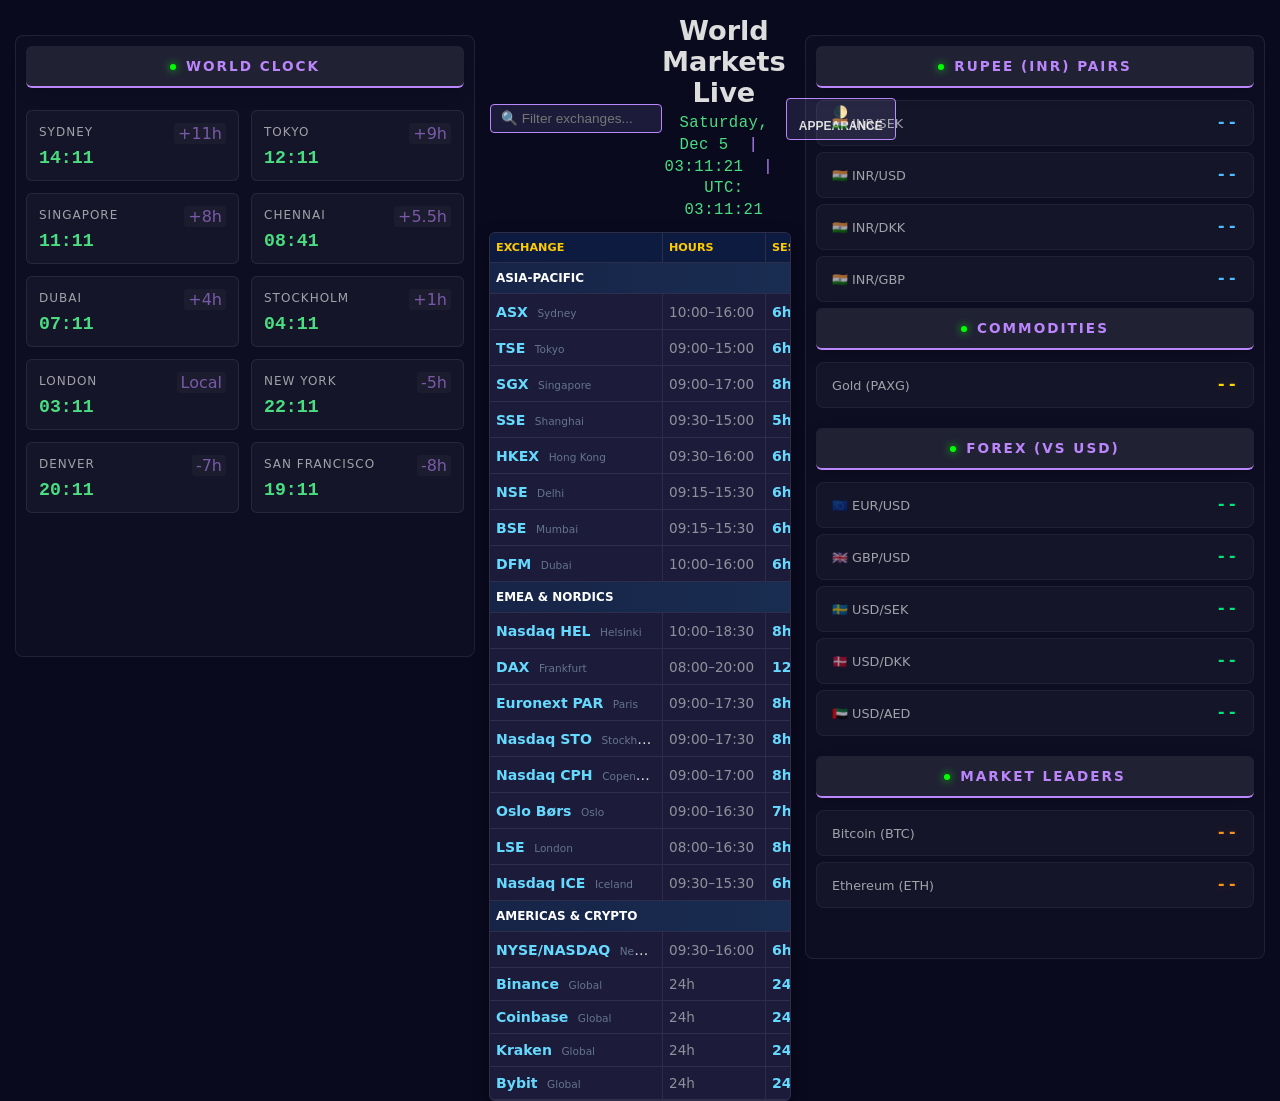
<file: index.html>
<!DOCTYPE html>
<html lang="en">
<head>
    <meta charset="UTF-8" />
    <meta name="viewport" content="width=device-width, initial-scale=1.0"/>
    <title>Grid-Tracer V4 | Global Market Monitor</title>
    <link rel="stylesheet" href="global.css">
</head>
<body>
    <div class="dashboard-wrapper">
        <aside id="left-sidebar-anchor" class="sidebar"></aside>

        <main class="main-content">
            <header id="header-anchor" class="table-header-row"></header>
            <div id="table-anchor" class="panel"></div>
        </main>

        <aside id="right-sidebar-anchor" class="sidebar"></aside>
    </div>
    <script type="module" src="app.js"></script>
</body>
</html>
</file>
<file: global.css>
/**
 * GRID-TRACER V4 STYLESHEET
 * Logic: Fixed-width columns for zero-gap alignment.
 * Layout: Triple-column Grid (460px - Fluid - 460px).
 */

:root { 
    /* Dark Theme Palette */
    --bg: #0a0a1f; 
    --card: #1c1c3a; 
    --text: #ddd; 
    --accent: #bb86fc; 
    --green: #4ade80; 
    --red: #f87171; 
    --link: #66d9ff; 
    --sub-gradient: linear-gradient(90deg, #162447 0%, #1f4068 100%);
    --header-bg: #0d1b40; 
    --mkt-time: #ffcc00; 
    --v-line: rgba(255, 255, 255, 0.08);
    
    /* Layout Variables */
    --sidebar-w: 460px; 
    --table-max-w: 950px;
}

/* Light Theme Overrides */
[data-theme="light"] {
    --bg: #f1f5f9; --card: #ffffff; --text: #0f172a; --accent: #7c3aed; 
    --header-bg: #1e293b; --mkt-time: #4338ca; --v-line: rgba(0, 0, 0, 0.1);
}

body { 
    font-family: 'Segoe UI', system-ui, sans-serif; 
    background: var(--bg); 
    color: var(--text); 
    margin: 0; 
    padding: 0 15px; 
    transition: background 0.3s ease; 
    overflow-x: hidden; 
}

/* --- GRID SYSTEM --- */
.dashboard-wrapper {
    display: grid;
    grid-template-columns: var(--sidebar-w) 1fr var(--sidebar-w);
    gap: 15px;
    margin-top: 5px;
}

.widget-title { 
    color: var(--accent); 
    font-weight: bold; 
    text-transform: uppercase; 
    font-size: 0.85em; 
    border-bottom: 1px solid var(--v-line); 
    padding-bottom: 8px; 
    margin-bottom: 15px; 
}

/* --- MAIN CONTENT & HEADER ALIGNMENT --- */
.main-content { 
    min-width: 0; 
    display: flex; 
    flex-direction: column; 
    align-items: center; 
}
/* --- SIDEBAR COMPONENTS --- */
.sidebar { padding-top: 30px; }
.sidebar-inner { 
    border: 1px solid var(--v-line); 
    background: rgba(255, 255, 255, 0.02);
    border-radius: 8px; 
    padding: 20px; 
    min-height: 600px;
}
</file>
